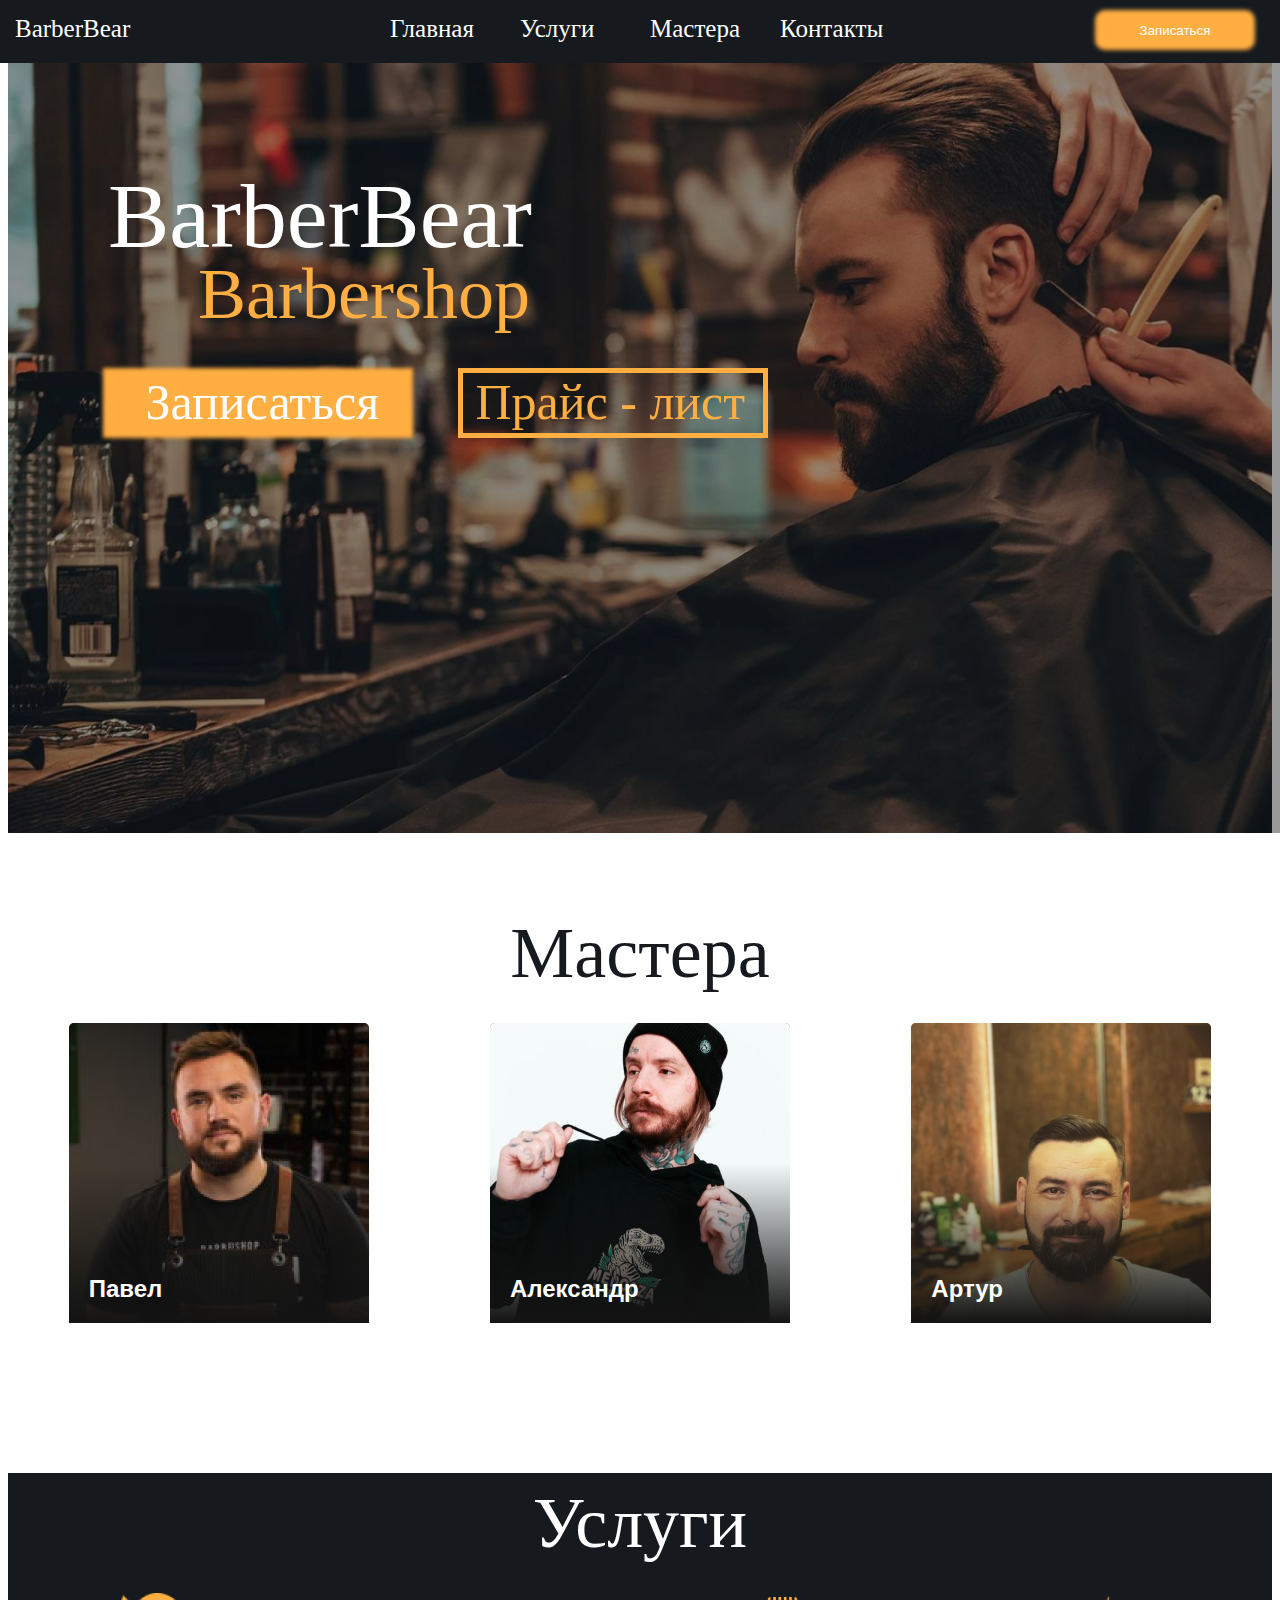
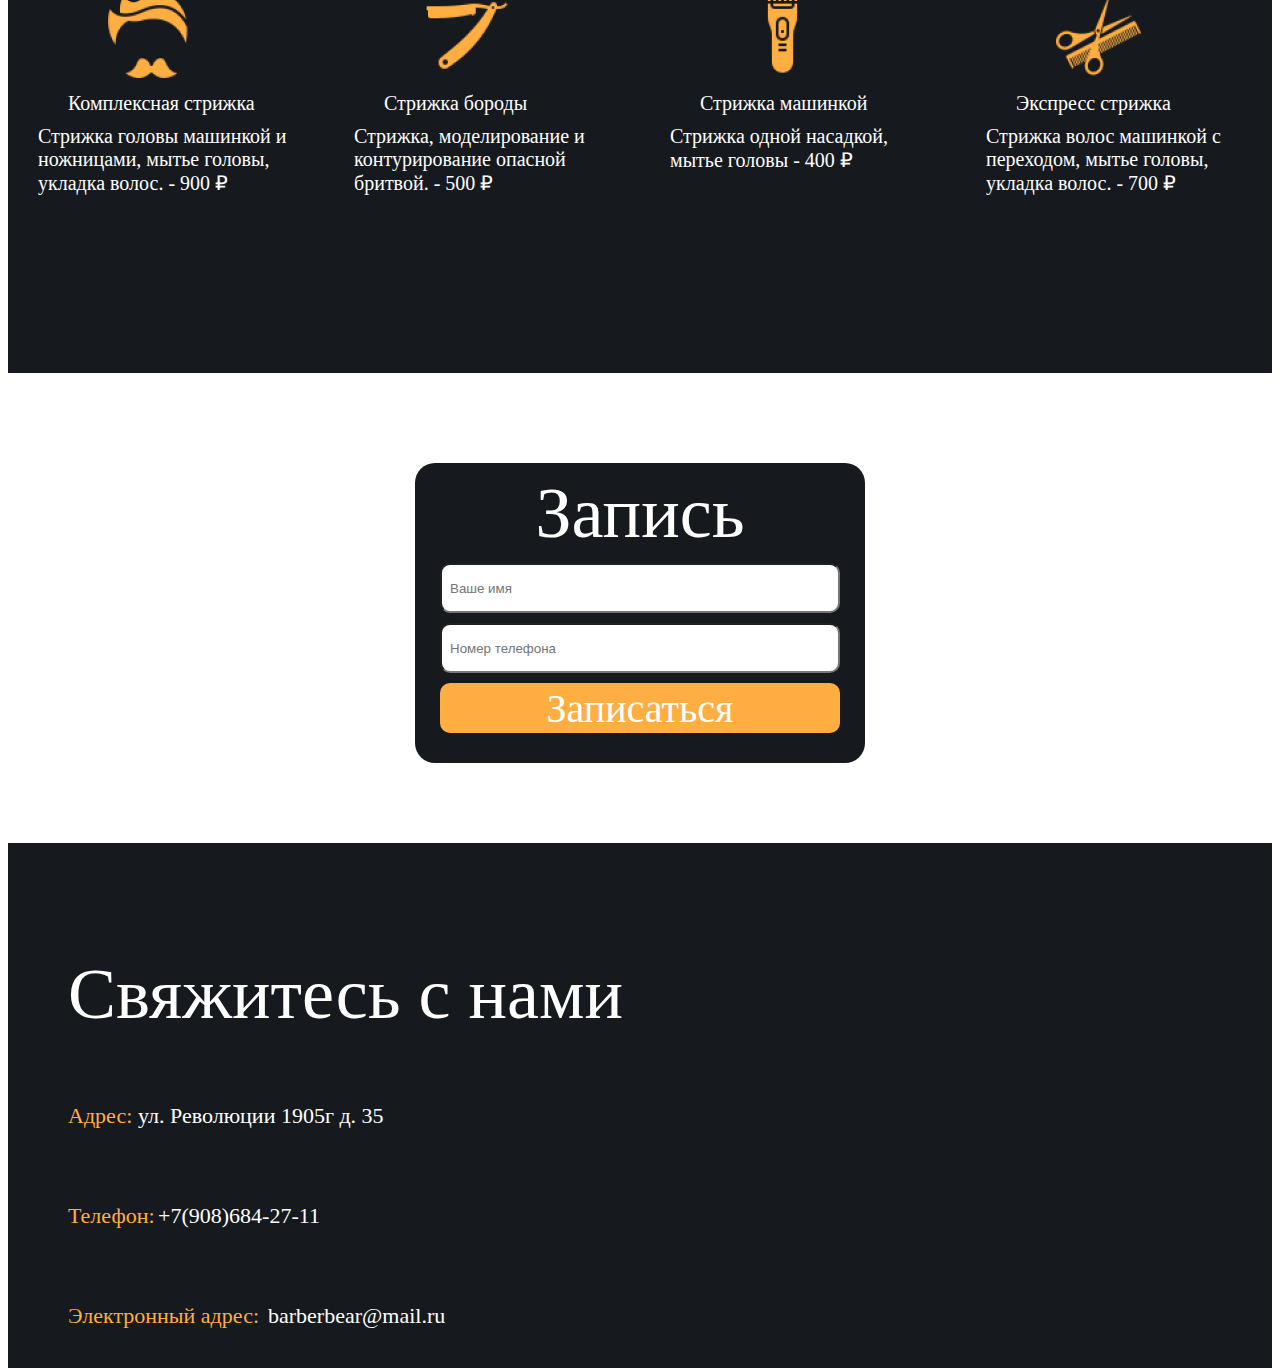
<file: index.html>
<!DOCTYPE html>
<html lang="en">
<head>
	<meta charset="UTF-8">
	<meta name="viewport" content="width=device-width, initial-scale=1.0">
	<title> BarberBear</title>
	<link rel="stylesheet" href="style.css">
</head>
<body>
<!--Шапка-->
	<header class="header">
		<div class="head">
			<div class="txthead">
				<div class="logotxt"> BarberBear </div>
				<div class="menu">
					<div class="gl"> <a class="a-head" href="#main">Главная </a> </div>
					<div class="srv"> <a class="a-head" href="#services">Услуги</a></div>
					<div class="per"><a class="a-head" href="#masters">Мастера</a></div>
					<div class="con"><a class="a-head" href="#contact">Контакты</a></div>
				</div>
			<button type="submit" class="battonhead"> <a href="#record"> <div class="TB1">Записаться</div> </a> </button>
		</div>
		</div>
		<div class="box1" id="main"></div>
			<div class="content">
				<div class="logotxt2">BarberBear</div>
				<div class="txtcont">Barbershop</div>
				<div class="battoncont"> <a href="#record"> <div class="TB2">Записаться</div> </a> </div>
				<a href="#services"><div class="battonprise" > <div class="TB3">Прайс - лист</div></div></a>
			</div>
			</header>
<!---->

<!--Мастера-->		
		<div class="box2" id="masters">
			<div class="headbox2">Мастера</div>
			<div class="masters_content">
				<div class="member">
					<div class="img_Masters"><img src="img/img1.png" alt=""></div>
						<header class="member__header">
							<h3 class="member__name">Павел</h3>
						</header>
				</div>
				<div class="member">				
					<div class="img_Masters"><img src="img/img2.png" alt=""></div>
						<header class="member__header">
							<h3 class="member__name">Александр</h3>
						</header>
				</div>
				<div class="member">
					<div class="img_Masters"><img src="img/img3.png" alt=""></div>
						<header class="member__header">
							<h3 class="member__name">Артур</h3>
						</header>
				</div>
			</div>
		</div>
<!---->

<!--Услуги-->
		<div class="box3">
			<div class="headbox3" id="services">Услуги</div>
				<div class="container">
					<div class="services">
						<div class="img_Serv"><img src="img/img_1.png" alt=""></div>
							<div class="txth">Комплексная стрижка</div>
							<div class="txt">Стрижка головы машинкой и ножницами, мытье головы, укладка волос. - 900 ₽</div>
					</div>
					<div class="services">
						<div class="img_Serv"><img src="img/img_2.png" alt=""></div>
							<div class="txth">Стрижка бороды</div>
							<div class="txt">Стрижка, моделирование и контурирование опасной бритвой. - 500 ₽</div>
					</div>
					<div class="services">
						<div class="img_Serv"><img src="img/img_3.png" alt=""></div>
							<div class="txth">Стрижка машинкой</div>
							<div class="txt">Стрижка одной насадкой, мытье головы - 400 ₽</div>
					</div>
					<div class="services">
						<div class="img_Serv"><img src="img/img_4.png" alt=""></div>
							<div class="txth">Экспресс стрижка</div>
							<div class="txt">Стрижка волос машинкой с 	переходом, мытье головы, укладка волос. - 700 ₽</div>
					</div>				
				</div>
		</div>
<!---->

<!--Запись-->
<div class="box5" id="record">
			
			<div class="record_content">
				<div class="record">
					<div class="headbox5">Запись</div>
					<form action="telegram.php" method="POST">
        				<input type="text" id="name" name="user_name" placeholder="Ваше имя" required><br>
        				<input type="tel" id="phone" name="user_phone" placeholder="Номер телефона" required><br>
        				<button type="submit" class="battonform"><div class="TB4">Записаться</div></button>
    				</form>
				</div>
				
			</div>
<!---->

<!--Связь-->
	<footer class="footer">
		<div class="box4" id="contact">
			<div class="headbox4">Свяжитесь с нами</div>

			<div class="adr">Адрес: 
				<div class="txtadr">ул. Революции 1905г д. 35</div>
			</div>
			<div class="num">Телефон: 
				<div class="txtnum"> +7(908)684-27-11</div>
			</div>
			<div class="email">Электронный адрес:
				<div class="txtemail"> barberbear@mail.ru</div>
			</div>
			<div class="map">
				<script type="text/javascript" charset="utf-8" async src="https://api-maps.yandex.ru/services/constructor/1.0/js/?um=constructor%3Ad59c92ed801d79b5324e8a32dd76b061be7ebe8b9c7595b77492d03a7c834d80&amp;width=500&amp;height=400&amp;lang=ru_RU&amp;scroll=true"></script>
			</div>
		</div>
	</footer>
<!---->
</body>
</html>
</file>
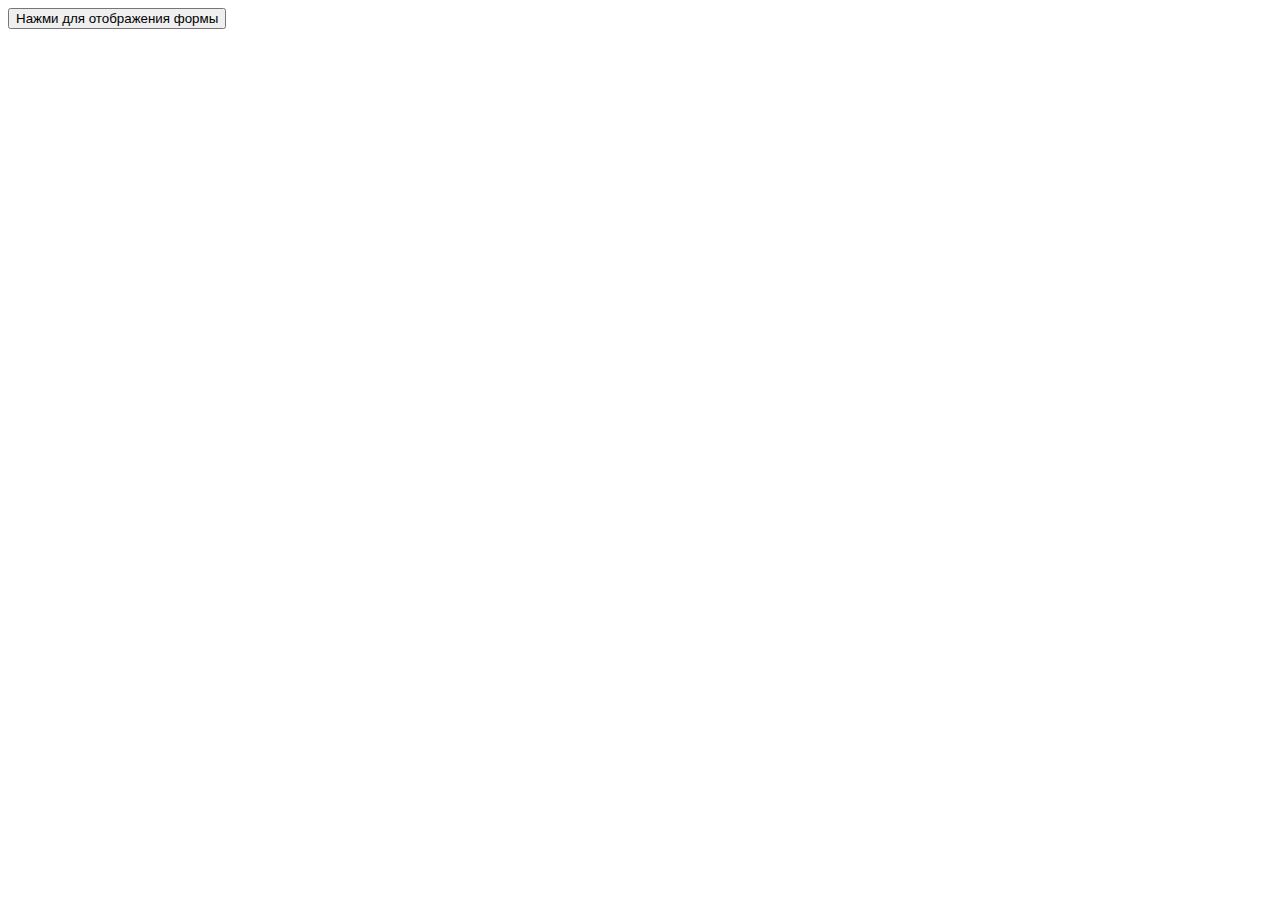
<file: 1.html>
<!DOCTYPE html>
<html>
<head>
    <title>Появление формы при нажатии кнопки</title>
    <script>
        function toggleForm() {
            var form = document.getElementById("form");
            if (form.style.display === "none") {
                form.style.display = "block";
            } else {
                form.style.display = "none";
            }
        }
    </script>
</head>
<body>
    <button onclick="toggleForm()">Нажми для отображения формы</button>
    <div id="form" style="display: none;">
        <h2>Форма</h2>
        <form>
            <!-- Добавьте поля для заполнения формы здесь -->
            <input type="text" placeholder="Имя">
            <input type="email" placeholder="Email">
            <button type="submit">Отправить</button>
        </form>
    </div>
</body>
</html>
</file>
<file: style.css>
a{
    color: #FFFFFF;
    text-decoration: none;
}

.a-head:hover{
	color: #FFAE42;
}

/*Шапка*/	
.head{
	position: fixed;
	left: 0;
	top: 0;
	width: 100%;
	height: 63px;
	background-color: #161A1E;
	z-index: 10;
}


.txthead{
	font-family: Cabin Condensed;
	font-size: 25px;
	color: #FFFFFF;
}

.logotxt{
	width: 162px;
	height: 22px;
	padding: 15px;
}

.menu{
	margin-left: auto;
	margin-right: auto;
	width: 500px;
}

.gl{
	width: 100px;
	height: 22px;
	position: absolute;
	top: 15px;
}

.srv{
	width: 100px;
	height: 22px;
	margin-left: 130px;
	position: absolute;
	top: 15px;
}

.per{
	width: 100px;
	height: 22px;
	margin-left: 260px;
	position: absolute;
	top: 15px;
}

.con{
	width: 100px;
	height: 22px;
	margin-left: 390px;
	position: absolute;
	top: 15px;	
}

.battonhead{
	width: 150px;
	height: 30px;
	position: absolute;
	right: 30px;
	top: 15px;
	background-color: #FFAE42;
	box-shadow: 0px 0px 4px 5px #FFAE42;
  padding: 8px;
  color: #fff;
  border: none;
  border-radius: 5px;
  cursor: pointer;
}

.TB1{
	width: 115px;
	margin-left: auto;
	margin-right: auto;
}

/**/

/*Главная*/
.box1{
	background-image: url(img/box1.png);
	background-repeat: no-repeat;
	background-size: cover;
 	height: 770px;
 	width: 100%;
 	position: relative;
 	margin-top: 63px;
 	filter: blur(0px);
  }

.content{
	background: rgb(0, 0, 0, .4);
	height: 770px;
 	width: 100%;
 	position: absolute;
 	top: 0%;
 	margin-top: 63px;
}

 .logotxt2{
 	font-family: Cabin Condensed;
	font-size: 92px;
	color: #FFFFFF;
	position: absolute;
	margin-left: 100px;
	margin-top: 100px;
}

.txtcont{
 	font-family: Cabin Condensed;
	font-size: 72px;
	color: #FFAE42;
	position: absolute;
	margin-left: 190px;
	margin-top: 190px;	
}

.battoncont{
	position: absolute;
	margin-left: 100px;
	margin-top: 310px;
	width: 300px;
	height: 60px;
	background-color: #FFAE42;
	box-shadow: 0px 0px 4px 5px #FFAE42;
}

	.TB2{
		font-family: Cabin Condensed;
		font-size: 50px;
		color: #FFFFFF;
		width: 225px;
		margin-left: auto;
		margin-right: auto;
	}

.battonprise{
	position: absolute;
	margin-left: 450px;
	top: 305px;
	width: 300px;
	height: 60px;
	border: 5px solid #FFAE42;
}

.battonprise:hover,
.battonprise:active {
  background-color: #FFAE42;
}

.TB3{
	font-family: Cabin Condensed;
	font-size: 50px;
	color: #FFAE42;
	width: 275px;
	margin-left: auto;
	margin-right: auto;
}

.TB3:hover,
.TB3:active {
  color: #FFF;
}
/**/

/*Мастера*/
.box2{
	margin-top: 70px;
	background-color: #FFFFFF;
}

.headbox2{
	font-family: Cabin Condensed;
	font-size: 72px;
	color: #161A1E;
	max-width: 100%;
  height: 100px;
  display: flex;
  flex-direction: row;
  align-items: center;
  justify-content: space-around;
}

.masters_content{
 max-width: 100%;
 height: 400px;
 display: flex;
 flex-direction: row;
 align-items: center;
 justify-content: space-around;
}

.img_Masters{
	height: 100%;
  overflow: hidden;
  background-color: #896322;
  background-position: center center;
  background-size: cover;
  border-radius: 5px;
}

.member{
	position: relative;
	width: 100%;
	max-width: 300px;
  height: 300px;
  margin-right: 10px;
  margin-bottom: 60px;
  margin-left: 10px;	
}

@media (min-width: 1000px)
.member{
    max-width: 250px;
    margin: 20px 20px 60px;
}

@media (min-width: 700px)
.member {
    width: 30%;
    max-width: 100%;
}

.member__header {
  position: absolute;
  right: 0;
  bottom: 0;
  left: 0;
  z-index: 2;
  display: flex;
  align-items: flex-end;
  justify-content: space-between;
  height: 120px;
  padding: 20px;
  text-align: left;
  background-image: linear-gradient(to top, #131313, transparent);
}

.member__name {
  margin: 0;
  color: #fff;
  font-size: 1.5rem;
  font-family: "Rex", Arial, sans-serif;
}
/**/

/*Запись*/
.box5{
	max-width: 100%;
 	height: 400px;
	margin-top: 70px;
	background-color: #FFFFFF;
}

.headbox5{
	font-family: Cabin Condensed;
	font-size: 72px;
	color: #FFFFFF;
	max-width: 100%;
  height: 100px;
  display: flex;
  flex-direction: row;
  align-items: center;
  justify-content: space-around;
}

.record_content{
 max-width: 100%;
 height: 400px;
 display: flex;
 flex-direction: row;
 align-items: center;
 justify-content: space-around;
}

.record{
	position: relative;
	width: 450px;
  height: 300px;
  margin-right: 10px;
  margin-bottom: 60px;
  margin-left: 10px;
  background-color: #161A1E;
  border-radius: 20px;	
}

input {
  width: 400px;
  height: 50px;
  padding: 8px;
  margin-left: 25px;
  margin-right: 25px;
  margin-bottom: 10px;
  box-sizing: border-box;
  border-radius: 10px;
}

.battonform {
  width: 400px;
  height: 50px;
  padding: 10spx;
  margin-left: 25px;
  margin-right: 25px;
  background-color: #FFAE42;
  border: none;
  border-radius: 10px;
 	cursor: pointer;
}

.TB4{
	font-family: Cabin Condensed;
	font-size: 40px;
	color: #FFFFFF;
	width: 200px;
	margin-left: auto;
	margin-right: auto;

}

.battonform:hover {
        background-color: #FFAE42;
}
/**/

/*Услуги*/
.box3{
 	margin-top: 70px;
	background-color: #161A1E;
}

.headbox3{
	font-family: Cabin Condensed;
	font-size: 72px;
	color: #FFFFFF;
	max-width: 100%;
  height: 100px;
  display: flex;
  flex-direction: row;
  align-items: center;
  justify-content: space-around;
}

.container{
 max-width: 100%;
 height: 400px;
 display: flex;
 flex-direction: row;
 align-items: center;
 justify-content: space-around;
}

.img_Serv{
	margin-left: 90px;
}

.txth{
	font-family: Cabin Condensed;
	font-size: 20px;
	color: #FFFFFF;
	padding-left: 50px;
	padding-top: 10px;	
}

.txt{
	width: 250px;
	font-family: Cabin Condensed;
	font-size: 20px;
	color: #FFFFFF;
	padding-left: 20px;
	padding-top: 10px;
}

.services{
	position: relative;
	width: 100%;
	max-width: 300px;
  height: 300px;
  margin-right: 10px;
  margin-bottom: 60px;
  margin-left: 10px;	
}

@media (min-width: 1000px)
.services{
    max-width: 250px;
    margin: 20px 20px 60px;
}

@media (min-width: 700px)
.services {
    width: 30%;
    max-width: 100%;
}

/**/

/*Связь*/

.footer {
  position: relative;
  padding: 60px 20px 40px;
  background-color: #161A1E;
  background-position: top -170px center;
  background-size: 800px;
}

.box4{
  position: relative;
  display: flex;
  flex-wrap: wrap;
  align-items: flex-end;
  justify-content: flex-end;
  height: 100%;
  min-height: 425px;
}

.headbox4{
	font-family: Cabin Condensed;
	font-size: 72px;
	color: #FFFFFF;
	position: absolute;
	top: 50px;
	left: 40px;
}

.adr{
	font-family: Cabin Condensed;
	font-size: 22px;
	color: #FFAE42;
	width: 350px;
	height: 30px;
	position: absolute;
	top: 200px;
	left: 40px;
}

.txtadr{
	font-family: Cabin Condensed;
	font-size: 22px;
	color: #FFFFFF;
	position: absolute;
	top: 0px;
	left: 70px;
}

.num{
	font-family: Cabin Condensed;
	font-size: 22px;
	color: #FFAE42;
	width: 350px;
	height: 30px;
	position: absolute;
	top: 300px;
	left: 40px;
}

.txtnum{
	font-family: Cabin Condensed;
	font-size: 22px;
	color: #FFFFFF;
	position: absolute;
	top: 0px;
	left: 90px;
}

.email{
	font-family: Cabin Condensed;
	font-size: 22px;
	color: #FFAE42;
	width: 350px;
	height: 30px;
	position: absolute;
	top: 400px;
	left: 40px;
}

.txtemail{
	font-family: Cabin Condensed;
	font-size: 22px;
	color: #FFFFFF;
	position: absolute;
	top: 0px;
	left: 200px;
}

.map{
	position: relative;
}
/**/
</file>
